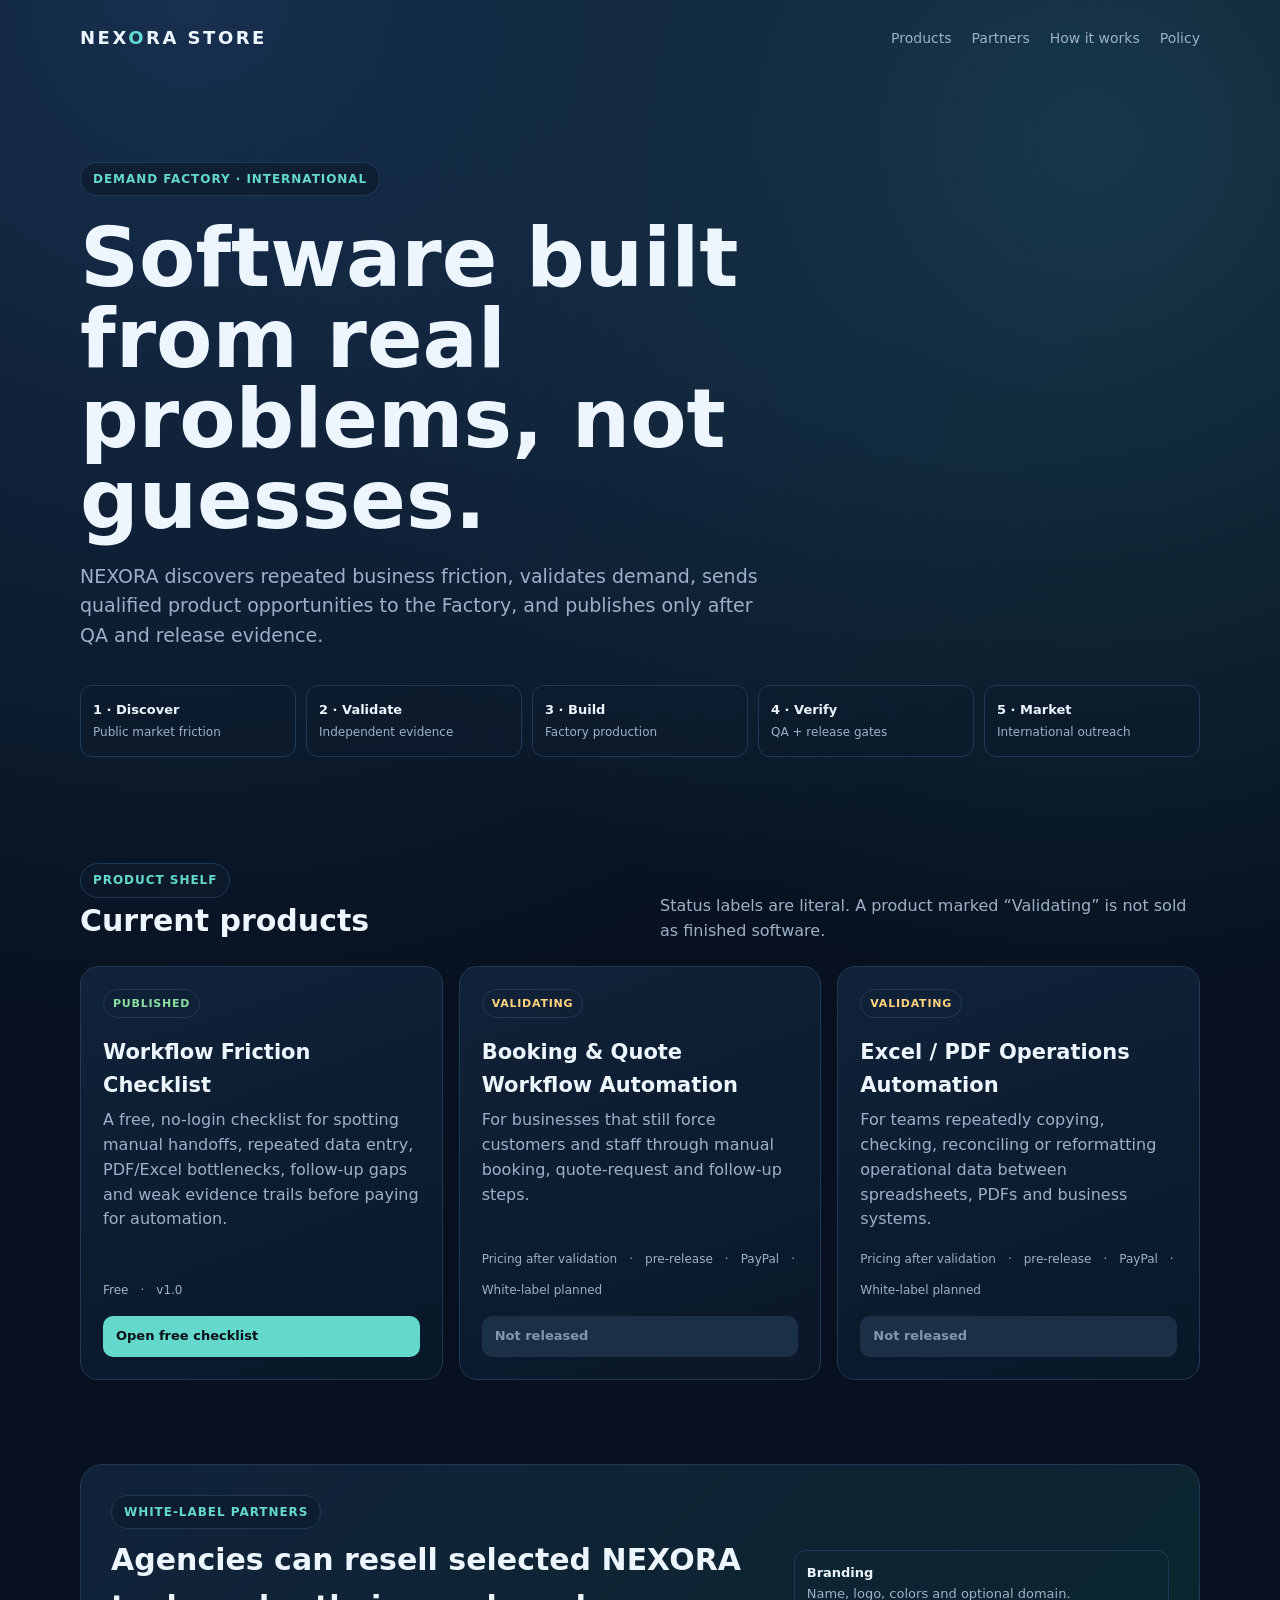
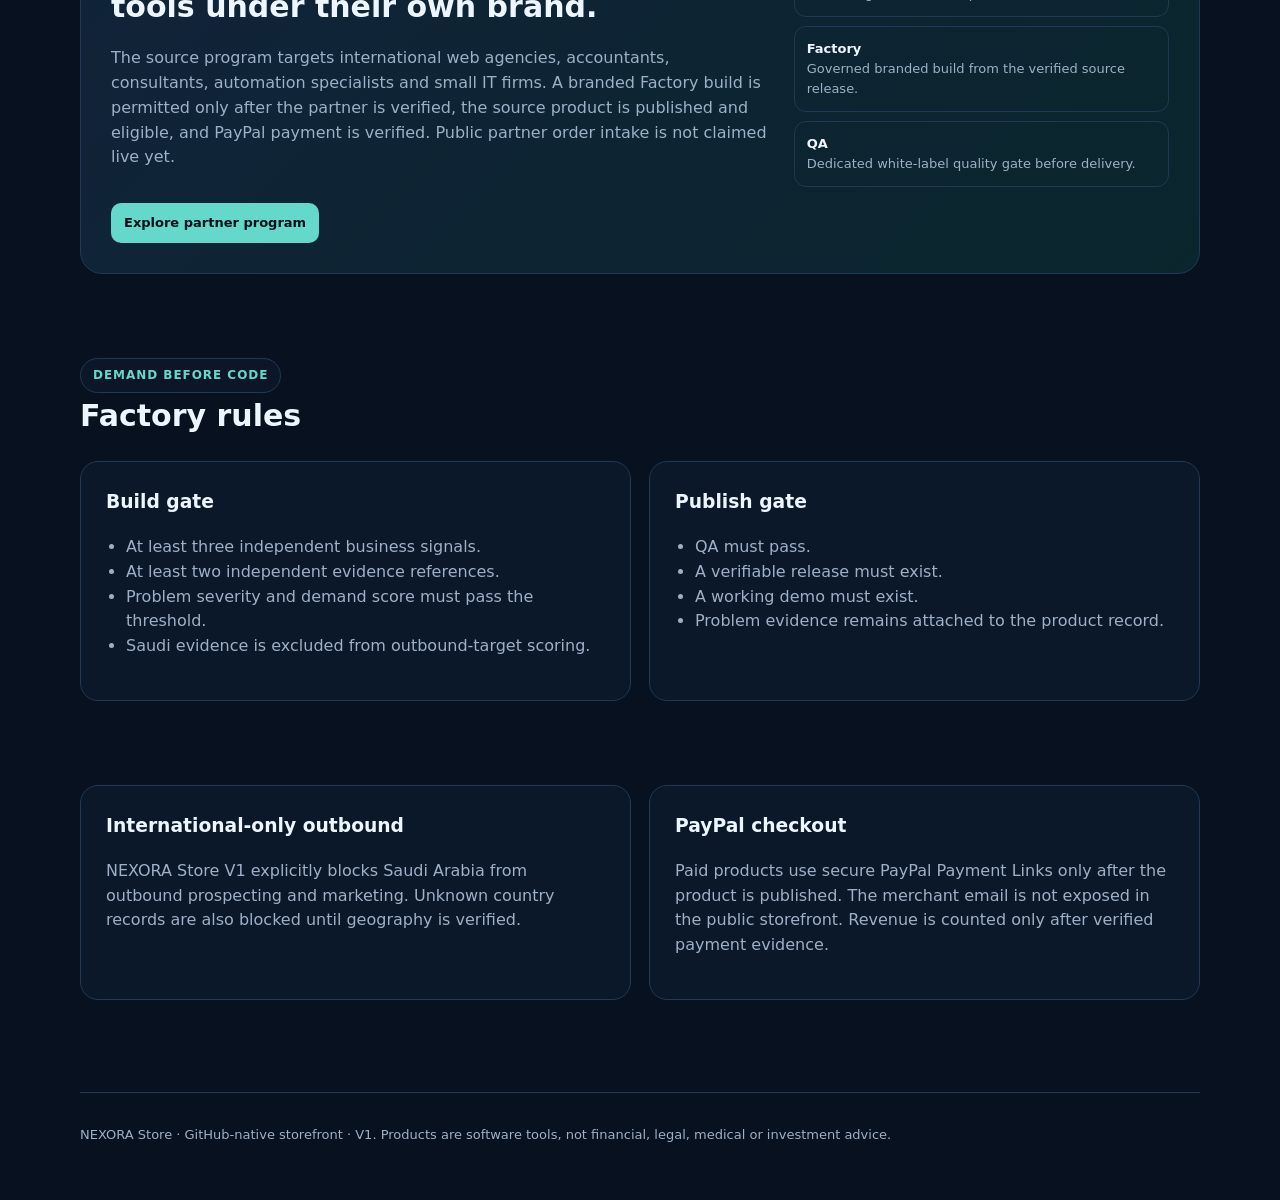
<file: nexora-store/index.html>
<!doctype html>
<html lang="en">
<head>
  <meta charset="utf-8" />
  <meta name="viewport" content="width=device-width,initial-scale=1" />
  <meta name="description" content="NEXORA Store — small software products built from verified market problems." />
  <title>NEXORA Store — Software built from real problems</title>
  <style>
    :root{color-scheme:dark;--bg:#07111f;--panel:#0d1b2d;--panel2:#11243b;--text:#edf5ff;--muted:#9eb0c7;--line:#213954;--accent:#64d8cb;--accent2:#8ca8ff;--ok:#8ce0a4;--warn:#ffd37e}*{box-sizing:border-box}body{margin:0;font-family:Inter,ui-sans-serif,system-ui,-apple-system,BlinkMacSystemFont,"Segoe UI",sans-serif;background:radial-gradient(circle at 15% 0,#17304e 0,transparent 35%),radial-gradient(circle at 85% 5%,#17394a 0,transparent 30%),var(--bg);color:var(--text);line-height:1.55}.wrap{width:min(1120px,calc(100% - 36px));margin:auto}nav{display:flex;align-items:center;justify-content:space-between;padding:24px 0}.brand{font-weight:900;letter-spacing:.14em;font-size:18px}.brand span{color:var(--accent)}nav a{color:var(--muted);text-decoration:none;margin-left:20px;font-size:14px}.hero{padding:86px 0 64px}.eyebrow{display:inline-flex;gap:8px;align-items:center;border:1px solid var(--line);background:rgba(13,27,45,.7);padding:7px 12px;border-radius:999px;color:var(--accent);font-size:12px;font-weight:800;letter-spacing:.08em;text-transform:uppercase}.hero h1{font-size:clamp(42px,7vw,82px);line-height:.98;max-width:900px;margin:22px 0}.hero p{max-width:700px;color:var(--muted);font-size:19px}.flow{display:grid;grid-template-columns:repeat(5,1fr);gap:10px;margin:35px 0 0}.flow div{padding:14px 12px;border:1px solid var(--line);border-radius:12px;background:rgba(13,27,45,.66);font-size:12px;color:var(--muted)}.flow strong{display:block;color:var(--text);font-size:13px;margin-bottom:3px}.section{padding:42px 0}.section-head{display:flex;align-items:end;justify-content:space-between;gap:20px;margin-bottom:22px}.section h2{font-size:30px;margin:0}.section-head p{margin:0;color:var(--muted);max-width:540px}.grid{display:grid;grid-template-columns:repeat(3,1fr);gap:16px}.card{border:1px solid var(--line);background:linear-gradient(160deg,rgba(17,36,59,.92),rgba(9,24,41,.92));border-radius:18px;padding:22px;display:flex;flex-direction:column;min-height:300px}.tag{width:max-content;border:1px solid var(--line);border-radius:999px;padding:5px 9px;font-size:11px;font-weight:800;letter-spacing:.07em}.tag.published{color:var(--ok)}.tag.validating{color:var(--warn)}.tag.discovery{color:var(--accent2)}.card h3{font-size:21px;margin:18px 0 7px}.card p{color:var(--muted);margin:0 0 18px}.meta{display:flex;gap:12px;flex-wrap:wrap;color:var(--muted);font-size:12px;margin-top:auto}.button{display:inline-block;margin-top:17px;padding:10px 13px;border-radius:10px;text-decoration:none;font-size:13px;font-weight:800;background:var(--accent);color:#061019}.button.paypal{background:#ffc439;color:#111}.button.disabled{background:#1b3047;color:#8396ad;pointer-events:none}.paynote{margin-top:9px;color:var(--muted);font-size:11px}.promise{display:grid;grid-template-columns:1fr 1fr;gap:18px}.promise>div{border:1px solid var(--line);border-radius:18px;padding:25px;background:rgba(13,27,45,.72)}.promise h3{margin-top:0}.promise ul{padding-left:20px;color:var(--muted)}.partner{border:1px solid var(--line);border-radius:22px;padding:30px;background:linear-gradient(135deg,rgba(17,36,59,.94),rgba(11,42,48,.82));display:grid;grid-template-columns:1.4fr .8fr;gap:26px;align-items:center}.partner h2{margin:8px 0 12px}.partner p{color:var(--muted);max-width:720px}.partner-points{display:grid;gap:9px}.partner-points div{border:1px solid var(--line);border-radius:12px;padding:12px;color:var(--muted);font-size:13px}.partner-points strong{color:var(--text)}footer{border-top:1px solid var(--line);padding:32px 0 55px;color:var(--muted);font-size:13px;margin-top:50px}.empty{grid-column:1/-1;border:1px dashed var(--line);padding:28px;border-radius:16px;color:var(--muted)}@media(max-width:800px){.grid{grid-template-columns:1fr}.flow{grid-template-columns:1fr 1fr}.promise{grid-template-columns:1fr}.partner{grid-template-columns:1fr}.hero{padding-top:50px}nav .links{display:none}}@media(max-width:480px){.flow{grid-template-columns:1fr}}
  </style>
</head>
<body>
  <div class="wrap">
    <nav>
      <div class="brand">NEX<span>O</span>RA STORE</div>
      <div class="links"><a href="#products">Products</a><a href="./partners.html">Partners</a><a href="#method">How it works</a><a href="#policy">Policy</a></div>
    </nav>
    <main>
      <section class="hero">
        <div class="eyebrow">Demand Factory · International</div>
        <h1>Software built from real problems, not guesses.</h1>
        <p>NEXORA discovers repeated business friction, validates demand, sends qualified product opportunities to the Factory, and publishes only after QA and release evidence.</p>
        <div class="flow" aria-label="Demand Factory pipeline">
          <div><strong>1 · Discover</strong>Public market friction</div>
          <div><strong>2 · Validate</strong>Independent evidence</div>
          <div><strong>3 · Build</strong>Factory production</div>
          <div><strong>4 · Verify</strong>QA + release gates</div>
          <div><strong>5 · Market</strong>International outreach</div>
        </div>
      </section>

      <section class="section" id="products">
        <div class="section-head"><div><div class="eyebrow">Product shelf</div><h2>Current products</h2></div><p>Status labels are literal. A product marked “Validating” is not sold as finished software.</p></div>
        <div class="grid" id="catalog"><div class="empty">Loading catalog…</div></div>
      </section>

      <section class="section" id="partners">
        <div class="partner">
          <div>
            <div class="eyebrow">White-label partners</div>
            <h2>Agencies can resell selected NEXORA tools under their own brand.</h2>
            <p>The source program targets international web agencies, accountants, consultants, automation specialists and small IT firms. A branded Factory build is permitted only after the partner is verified, the source product is published and eligible, and PayPal payment is verified. Public partner order intake is not claimed live yet.</p>
            <a class="button" href="./partners.html">Explore partner program</a>
          </div>
          <div class="partner-points">
            <div><strong>Branding</strong><br/>Name, logo, colors and optional domain.</div>
            <div><strong>Factory</strong><br/>Governed branded build from the verified source release.</div>
            <div><strong>QA</strong><br/>Dedicated white-label quality gate before delivery.</div>
          </div>
        </div>
      </section>

      <section class="section" id="method">
        <div class="section-head"><div><div class="eyebrow">Demand before code</div><h2>Factory rules</h2></div></div>
        <div class="promise">
          <div><h3>Build gate</h3><ul><li>At least three independent business signals.</li><li>At least two independent evidence references.</li><li>Problem severity and demand score must pass the threshold.</li><li>Saudi evidence is excluded from outbound-target scoring.</li></ul></div>
          <div><h3>Publish gate</h3><ul><li>QA must pass.</li><li>A verifiable release must exist.</li><li>A working demo must exist.</li><li>Problem evidence remains attached to the product record.</li></ul></div>
        </div>
      </section>

      <section class="section" id="policy">
        <div class="promise">
          <div><h3>International-only outbound</h3><p style="color:var(--muted)">NEXORA Store V1 explicitly blocks Saudi Arabia from outbound prospecting and marketing. Unknown country records are also blocked until geography is verified.</p></div>
          <div><h3>PayPal checkout</h3><p style="color:var(--muted)">Paid products use secure PayPal Payment Links only after the product is published. The merchant email is not exposed in the public storefront. Revenue is counted only after verified payment evidence.</p></div>
        </div>
      </section>
    </main>
    <footer>NEXORA Store · GitHub-native storefront · V1. Products are software tools, not financial, legal, medical or investment advice.</footer>
  </div>
  <script>
    const escapeHtml=(v)=>String(v??'').replace(/[&<>"']/g,m=>({'&':'&amp;','<':'&lt;','>':'&gt;','"':'&quot;',"'":'&#39;'}[m]));
    const escapeAttr=(v)=>escapeHtml(v).replace(/`/g,'&#96;');
    const tagClass=(s)=>String(s||'').toLowerCase();
    const actionFor=(p)=>{
      if(p.leadMagnet&&p.ctaHref)return `<a class="button" href="${escapeAttr(p.ctaHref)}">${escapeHtml(p.ctaLabel||'Open')}</a>`;
      if(p.status==='PUBLISHED'&&p.paymentProvider==='PAYPAL'&&p.paypalPaymentLink){
        return `<a class="button paypal" rel="noopener noreferrer" target="_blank" href="${escapeAttr(p.paypalPaymentLink)}">Pay with PayPal</a><div class="paynote">Secure checkout on PayPal.</div>`;
      }
      if(p.ctaHref)return `<a class="button" href="${escapeAttr(p.ctaHref)}">${escapeHtml(p.ctaLabel||'Open')}</a>`;
      return `<span class="button disabled">${escapeHtml(p.ctaLabel||'Not released')}</span>`;
    };
    fetch('./catalog.json',{cache:'no-store'}).then(r=>{if(!r.ok)throw new Error('catalog');return r.json()}).then(data=>{
      const rows=(data.products||[]).filter(p=>p.visible!==false);
      document.querySelector('#catalog').innerHTML=rows.length?rows.map(p=>`<article class="card"><span class="tag ${tagClass(p.status)}">${escapeHtml(p.status)}</span><h3>${escapeHtml(p.title)}</h3><p>${escapeHtml(p.problem)}</p><div class="meta"><span>${escapeHtml(p.priceLabel)}</span><span>·</span><span>${escapeHtml(p.version||'pre-release')}</span>${p.paymentProvider==='PAYPAL'?'<span>·</span><span>PayPal</span>':''}${p.whiteLabelPlanned===true?'<span>·</span><span>White-label planned</span>':''}${p.whiteLabelEligible===true?'<span>·</span><span>White-label ready</span>':''}</div>${actionFor(p)}</article>`).join(''):'<div class="empty">No published or validating products yet.</div>';
    }).catch(()=>{document.querySelector('#catalog').innerHTML='<div class="empty">Catalog is temporarily unavailable.</div>'});
  </script>
</body>
</html>
</file>
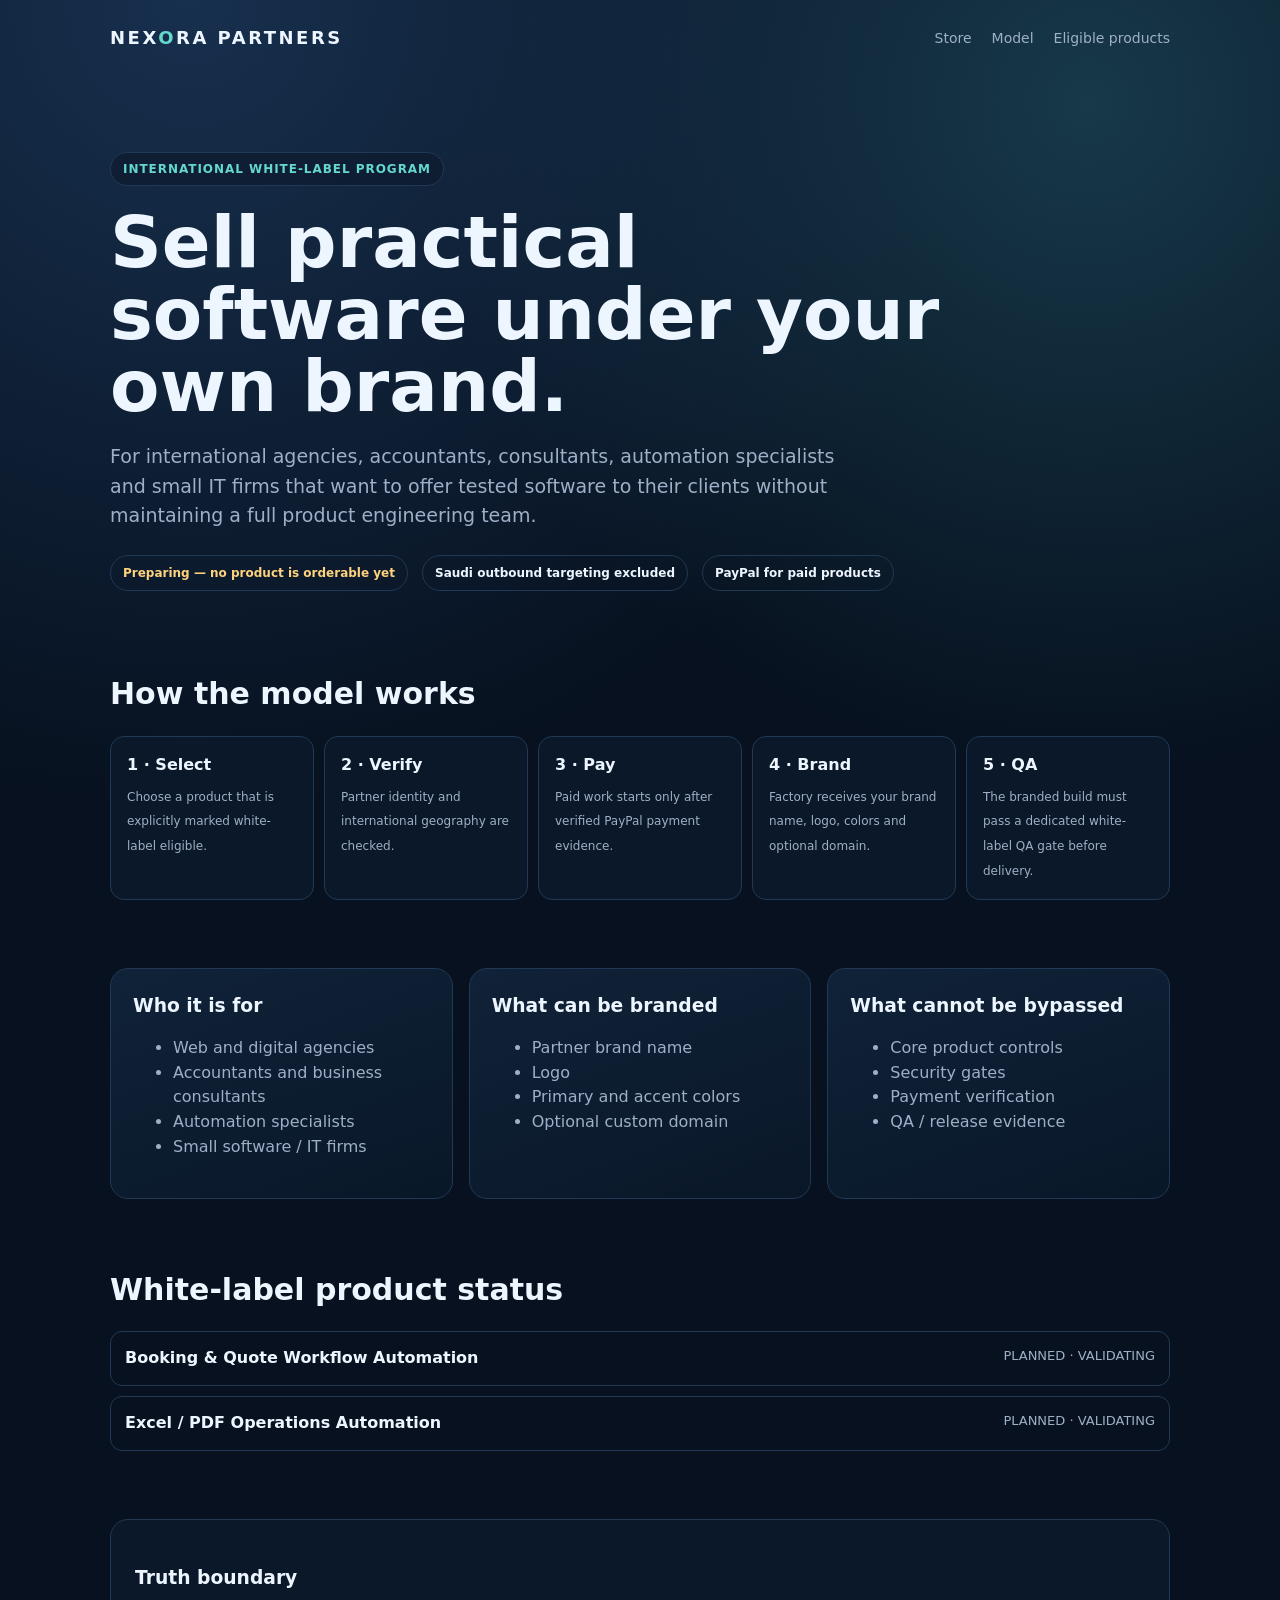
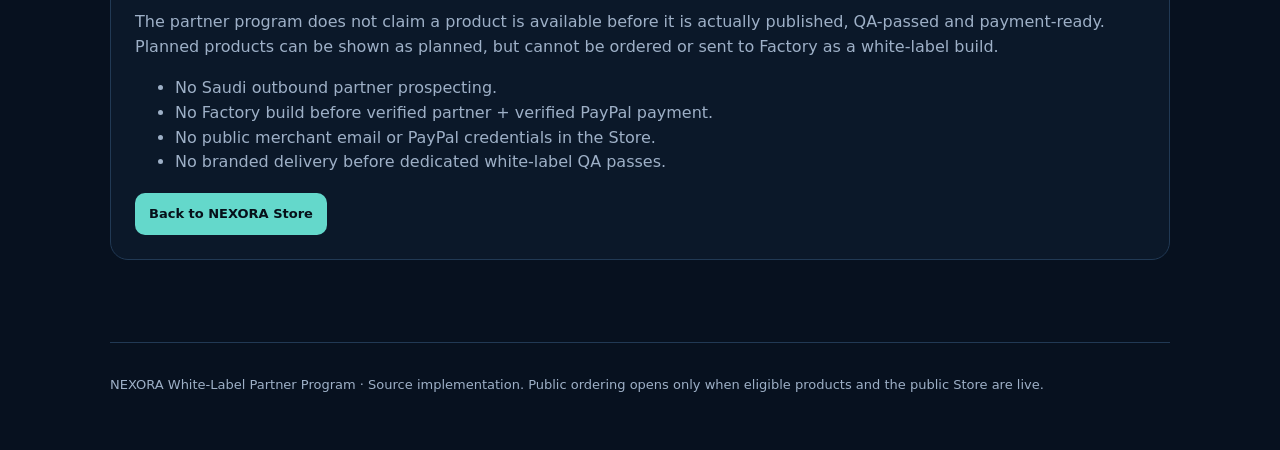
<file: nexora-store/partners.html>
<!doctype html>
<html lang="en">
<head>
  <meta charset="utf-8" />
  <meta name="viewport" content="width=device-width,initial-scale=1" />
  <meta name="description" content="NEXORA White-Label Partner Program for international agencies, consultants and service firms." />
  <title>NEXORA Store — White-Label Partners</title>
  <style>
    :root{color-scheme:dark;--bg:#07111f;--panel:#0d1b2d;--panel2:#11243b;--text:#edf5ff;--muted:#9eb0c7;--line:#213954;--accent:#64d8cb;--accent2:#8ca8ff;--ok:#8ce0a4;--warn:#ffd37e}*{box-sizing:border-box}body{margin:0;font-family:Inter,ui-sans-serif,system-ui,-apple-system,BlinkMacSystemFont,"Segoe UI",sans-serif;background:radial-gradient(circle at 15% 0,#17304e 0,transparent 35%),radial-gradient(circle at 85% 5%,#17394a 0,transparent 30%),var(--bg);color:var(--text);line-height:1.55}.wrap{width:min(1060px,calc(100% - 36px));margin:auto}nav{display:flex;align-items:center;justify-content:space-between;padding:24px 0}.brand{font-weight:900;letter-spacing:.14em;font-size:18px}.brand span{color:var(--accent)}nav a{color:var(--muted);text-decoration:none;margin-left:20px;font-size:14px}.hero{padding:76px 0 46px}.eyebrow{display:inline-flex;gap:8px;align-items:center;border:1px solid var(--line);background:rgba(13,27,45,.7);padding:7px 12px;border-radius:999px;color:var(--accent);font-size:12px;font-weight:800;letter-spacing:.08em;text-transform:uppercase}.hero h1{font-size:clamp(40px,6vw,72px);line-height:1;max-width:900px;margin:20px 0}.hero p{max-width:760px;color:var(--muted);font-size:19px}.status{display:flex;gap:14px;flex-wrap:wrap;margin-top:24px}.pill{border:1px solid var(--line);border-radius:999px;padding:8px 12px;font-size:12px;font-weight:800}.pill.ready{color:var(--ok)}.pill.preparing{color:var(--warn)}.section{padding:34px 0}.section h2{font-size:30px;margin:0 0 18px}.grid{display:grid;grid-template-columns:repeat(3,1fr);gap:16px}.card{border:1px solid var(--line);background:linear-gradient(160deg,rgba(17,36,59,.92),rgba(9,24,41,.92));border-radius:18px;padding:22px}.card h3{margin:0 0 8px}.card p,.card li{color:var(--muted)}.steps{display:grid;grid-template-columns:repeat(5,1fr);gap:10px}.step{border:1px solid var(--line);border-radius:14px;padding:16px;background:rgba(13,27,45,.72)}.step strong{display:block;margin-bottom:6px}.step span{font-size:12px;color:var(--muted)}.truth{border:1px solid var(--line);border-radius:18px;padding:24px;background:rgba(13,27,45,.72)}.truth ul{margin-bottom:0;color:var(--muted)}.button{display:inline-block;margin-top:18px;padding:11px 14px;border-radius:10px;text-decoration:none;font-size:13px;font-weight:800;background:var(--accent);color:#061019}.product-list{display:grid;gap:10px;margin-top:16px}.product{border:1px solid var(--line);border-radius:12px;padding:14px;display:flex;justify-content:space-between;gap:20px}.product span{color:var(--muted);font-size:13px}.empty{border:1px dashed var(--line);border-radius:12px;padding:16px;color:var(--muted)}footer{border-top:1px solid var(--line);padding:32px 0 55px;color:var(--muted);font-size:13px;margin-top:48px}@media(max-width:850px){.grid{grid-template-columns:1fr}.steps{grid-template-columns:1fr 1fr}}@media(max-width:520px){.steps{grid-template-columns:1fr}nav .links{display:none}.product{display:block}.product span{display:block;margin-top:6px}}
  </style>
</head>
<body>
  <div class="wrap">
    <nav>
      <div class="brand">NEX<span>O</span>RA PARTNERS</div>
      <div class="links"><a href="./index.html">Store</a><a href="#model">Model</a><a href="#products">Eligible products</a></div>
    </nav>
    <main>
      <section class="hero">
        <div class="eyebrow">International White-Label Program</div>
        <h1>Sell practical software under your own brand.</h1>
        <p>For international agencies, accountants, consultants, automation specialists and small IT firms that want to offer tested software to their clients without maintaining a full product engineering team.</p>
        <div class="status"><span class="pill preparing" id="programStatus">Checking live catalog status…</span><span class="pill">Saudi outbound targeting excluded</span><span class="pill">PayPal for paid products</span></div>
      </section>

      <section class="section" id="model">
        <h2>How the model works</h2>
        <div class="steps">
          <div class="step"><strong>1 · Select</strong><span>Choose a product that is explicitly marked white-label eligible.</span></div>
          <div class="step"><strong>2 · Verify</strong><span>Partner identity and international geography are checked.</span></div>
          <div class="step"><strong>3 · Pay</strong><span>Paid work starts only after verified PayPal payment evidence.</span></div>
          <div class="step"><strong>4 · Brand</strong><span>Factory receives your brand name, logo, colors and optional domain.</span></div>
          <div class="step"><strong>5 · QA</strong><span>The branded build must pass a dedicated white-label QA gate before delivery.</span></div>
        </div>
      </section>

      <section class="section">
        <div class="grid">
          <article class="card"><h3>Who it is for</h3><ul><li>Web and digital agencies</li><li>Accountants and business consultants</li><li>Automation specialists</li><li>Small software / IT firms</li></ul></article>
          <article class="card"><h3>What can be branded</h3><ul><li>Partner brand name</li><li>Logo</li><li>Primary and accent colors</li><li>Optional custom domain</li></ul></article>
          <article class="card"><h3>What cannot be bypassed</h3><ul><li>Core product controls</li><li>Security gates</li><li>Payment verification</li><li>QA / release evidence</li></ul></article>
        </div>
      </section>

      <section class="section" id="products">
        <h2>White-label product status</h2>
        <div class="product-list" id="whiteLabelProducts"><div class="empty">Loading catalog…</div></div>
      </section>

      <section class="section">
        <div class="truth">
          <h3>Truth boundary</h3>
          <p style="color:var(--muted)">The partner program does not claim a product is available before it is actually published, QA-passed and payment-ready. Planned products can be shown as planned, but cannot be ordered or sent to Factory as a white-label build.</p>
          <ul><li>No Saudi outbound partner prospecting.</li><li>No Factory build before verified partner + verified PayPal payment.</li><li>No public merchant email or PayPal credentials in the Store.</li><li>No branded delivery before dedicated white-label QA passes.</li></ul>
          <a class="button" href="./index.html">Back to NEXORA Store</a>
        </div>
      </section>
    </main>
    <footer>NEXORA White-Label Partner Program · Source implementation. Public ordering opens only when eligible products and the public Store are live.</footer>
  </div>
  <script>
    const escapeHtml=(v)=>String(v??'').replace(/[&<>"']/g,m=>({'&':'&amp;','<':'&lt;','>':'&gt;','"':'&quot;',"'":'&#39;'}[m]));
    fetch('./catalog.json',{cache:'no-store'}).then(r=>{if(!r.ok)throw new Error('catalog');return r.json()}).then(data=>{
      const rows=(data.products||[]).filter(p=>p.whiteLabelEligible===true||p.whiteLabelPlanned===true);
      const eligible=rows.filter(p=>p.status==='PUBLISHED'&&p.qaPassed&&p.whiteLabelEligible===true&&p.paymentProvider==='PAYPAL'&&p.paypalPaymentLink);
      const status=document.querySelector('#programStatus');
      status.textContent=eligible.length?`${eligible.length} product${eligible.length===1?'':'s'} ready for partner orders`:'Preparing — no product is orderable yet';
      status.className=`pill ${eligible.length?'ready':'preparing'}`;
      document.querySelector('#whiteLabelProducts').innerHTML=rows.length?rows.map(p=>`<div class="product"><strong>${escapeHtml(p.title)}</strong><span>${p.whiteLabelEligible===true&&p.status==='PUBLISHED'?'READY FOR PARTNERS':`PLANNED · ${escapeHtml(p.status)}`}</span></div>`).join(''):'<div class="empty">No white-label products are declared yet.</div>';
    }).catch(()=>{document.querySelector('#programStatus').textContent='Catalog unavailable';document.querySelector('#whiteLabelProducts').innerHTML='<div class="empty">Catalog is temporarily unavailable.</div>'});
  </script>
</body>
</html>
</file>
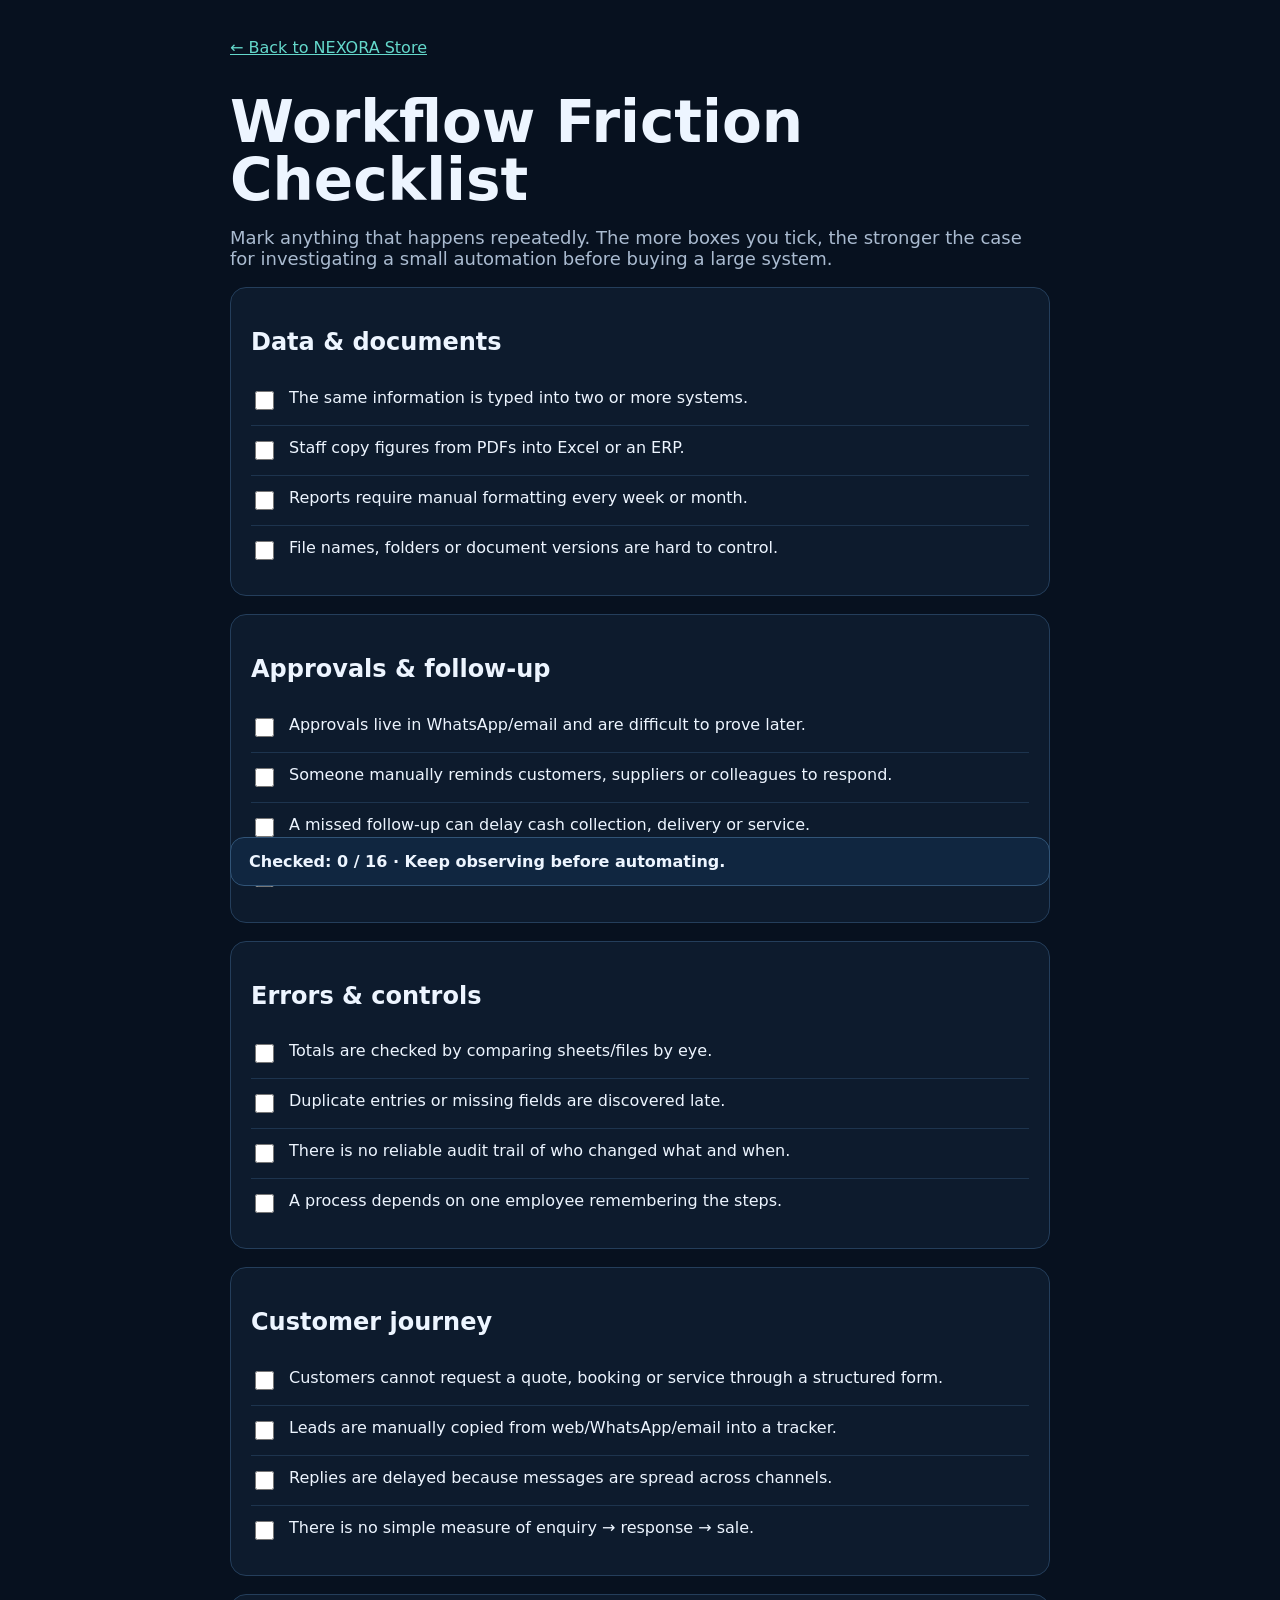
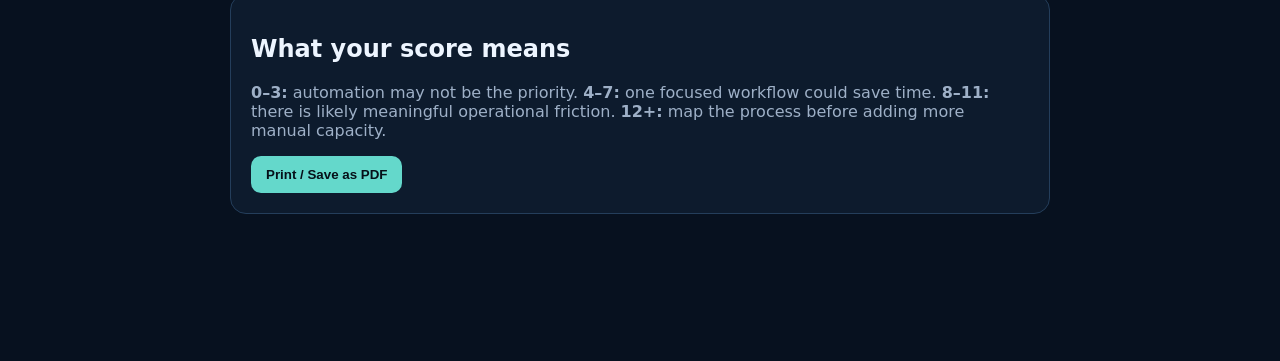
<file: nexora-store/workflow-friction-checklist.html>
<!doctype html>
<html lang="en">
<head>
<meta charset="utf-8"><meta name="viewport" content="width=device-width,initial-scale=1"><title>NEXORA Workflow Friction Checklist</title>
<style>body{font-family:ui-sans-serif,system-ui;background:#07111f;color:#edf5ff;margin:0}.wrap{max-width:820px;margin:auto;padding:38px 22px 80px}a{color:#64d8cb}h1{font-size:clamp(34px,6vw,58px);line-height:1;margin:36px 0 14px}.intro{color:#aabbd0;font-size:18px}.box{border:1px solid #243e5b;background:#0d1b2d;border-radius:16px;padding:20px;margin:18px 0}.item{display:grid;grid-template-columns:28px 1fr;gap:10px;padding:12px 0;border-bottom:1px solid #1d344e}.item:last-child{border-bottom:0}input{width:19px;height:19px}.score{position:sticky;bottom:14px;background:#102640;border:1px solid #315477;padding:14px 18px;border-radius:14px;font-weight:800}.muted{color:#9eb0c7}button{background:#64d8cb;color:#061019;border:0;padding:11px 15px;border-radius:10px;font-weight:800;cursor:pointer}@media print{body{background:white;color:black}.score,button,.back{display:none}.box{background:white;border-color:#bbb}}</style>
</head><body><div class="wrap"><a class="back" href="./index.html">← Back to NEXORA Store</a><h1>Workflow Friction Checklist</h1><p class="intro">Mark anything that happens repeatedly. The more boxes you tick, the stronger the case for investigating a small automation before buying a large system.</p>
<div class="box"><h2>Data & documents</h2><label class="item"><input type="checkbox"><span>The same information is typed into two or more systems.</span></label><label class="item"><input type="checkbox"><span>Staff copy figures from PDFs into Excel or an ERP.</span></label><label class="item"><input type="checkbox"><span>Reports require manual formatting every week or month.</span></label><label class="item"><input type="checkbox"><span>File names, folders or document versions are hard to control.</span></label></div>
<div class="box"><h2>Approvals & follow-up</h2><label class="item"><input type="checkbox"><span>Approvals live in WhatsApp/email and are difficult to prove later.</span></label><label class="item"><input type="checkbox"><span>Someone manually reminds customers, suppliers or colleagues to respond.</span></label><label class="item"><input type="checkbox"><span>A missed follow-up can delay cash collection, delivery or service.</span></label><label class="item"><input type="checkbox"><span>People ask “what is the status?” because there is no shared view.</span></label></div>
<div class="box"><h2>Errors & controls</h2><label class="item"><input type="checkbox"><span>Totals are checked by comparing sheets/files by eye.</span></label><label class="item"><input type="checkbox"><span>Duplicate entries or missing fields are discovered late.</span></label><label class="item"><input type="checkbox"><span>There is no reliable audit trail of who changed what and when.</span></label><label class="item"><input type="checkbox"><span>A process depends on one employee remembering the steps.</span></label></div>
<div class="box"><h2>Customer journey</h2><label class="item"><input type="checkbox"><span>Customers cannot request a quote, booking or service through a structured form.</span></label><label class="item"><input type="checkbox"><span>Leads are manually copied from web/WhatsApp/email into a tracker.</span></label><label class="item"><input type="checkbox"><span>Replies are delayed because messages are spread across channels.</span></label><label class="item"><input type="checkbox"><span>There is no simple measure of enquiry → response → sale.</span></label></div>
<div class="box"><h2>What your score means</h2><p class="muted"><strong>0–3:</strong> automation may not be the priority. <strong>4–7:</strong> one focused workflow could save time. <strong>8–11:</strong> there is likely meaningful operational friction. <strong>12+:</strong> map the process before adding more manual capacity.</p><button onclick="window.print()">Print / Save as PDF</button></div>
<div class="score">Checked: <span id="score">0</span> / 16 · <span id="message">No conclusion yet.</span></div></div><script>const boxes=[...document.querySelectorAll('input[type=checkbox]')],score=document.querySelector('#score'),message=document.querySelector('#message');function update(){const n=boxes.filter(x=>x.checked).length;score.textContent=n;message.textContent=n>=12?'Map this process before scaling it manually.':n>=8?'Strong automation candidate.':n>=4?'A focused automation may help.':'Keep observing before automating.'}boxes.forEach(b=>b.addEventListener('change',update));update();</script></body></html>
</file>
